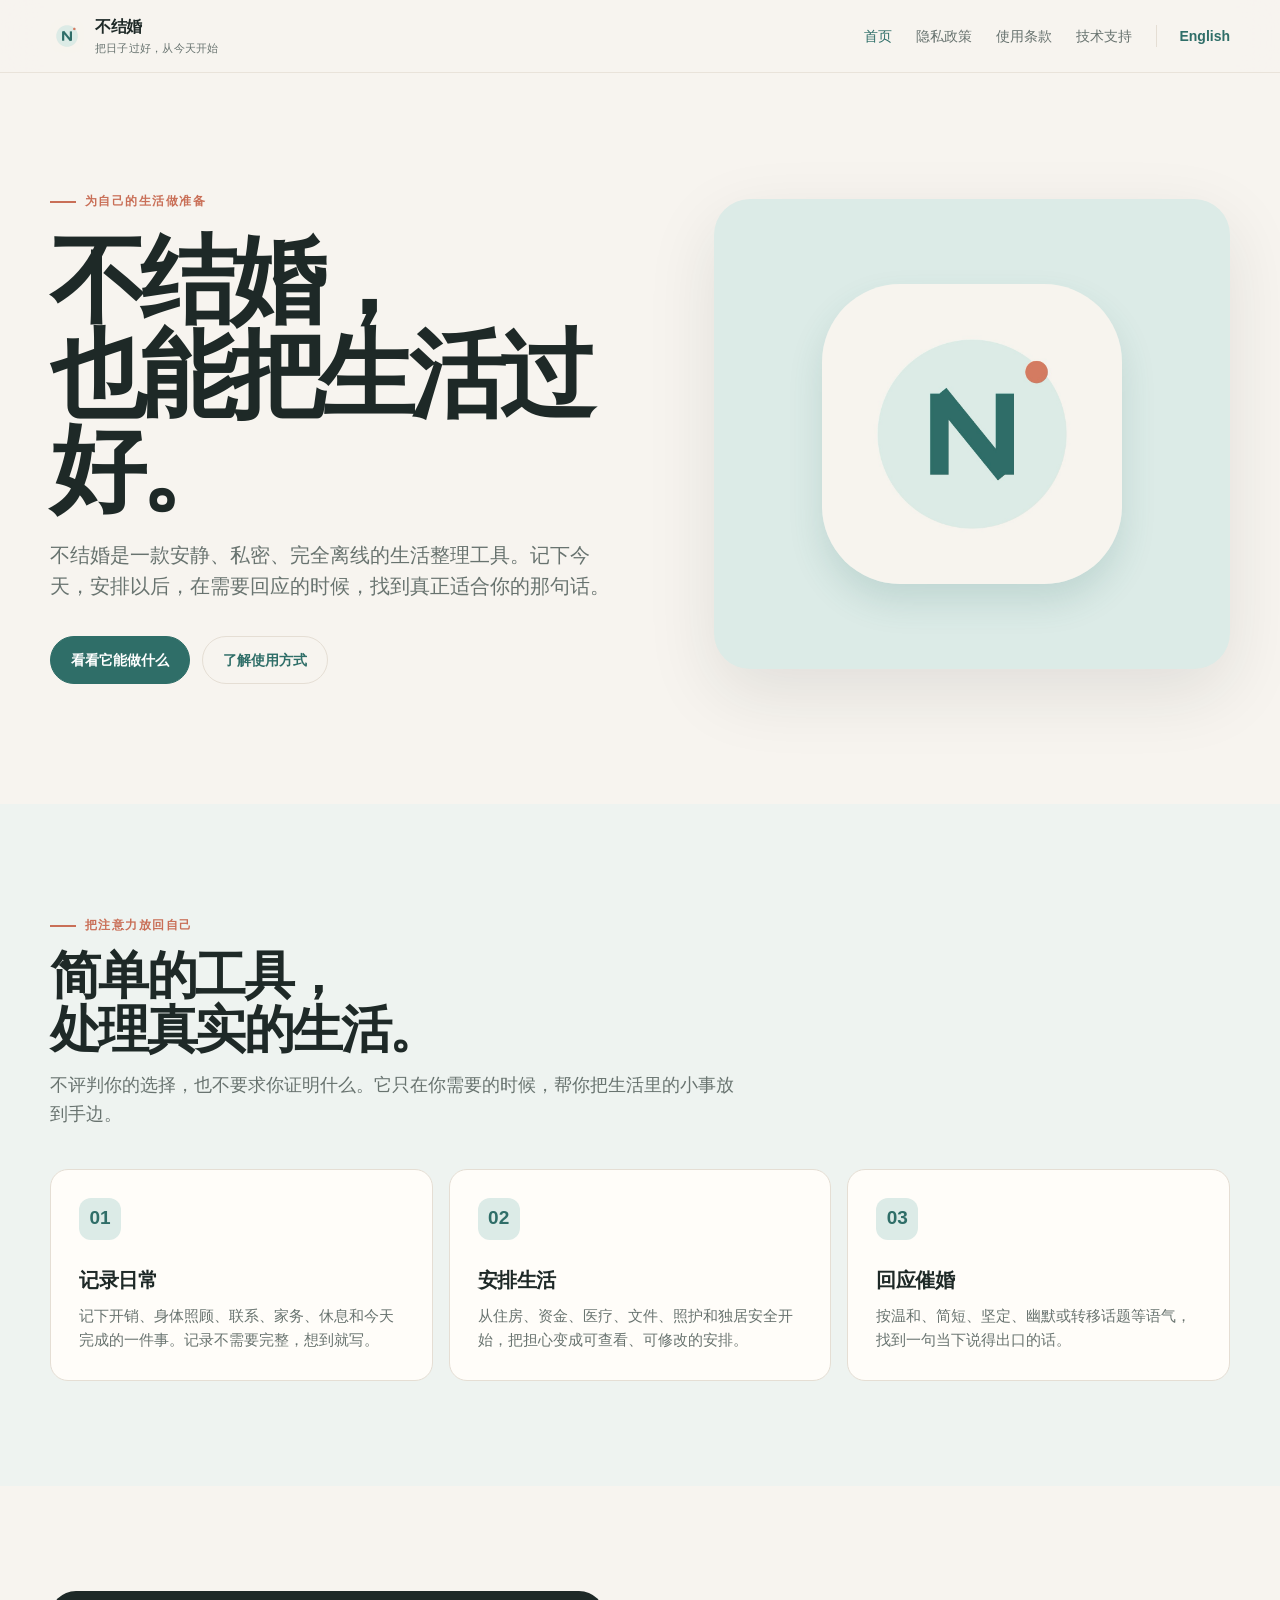
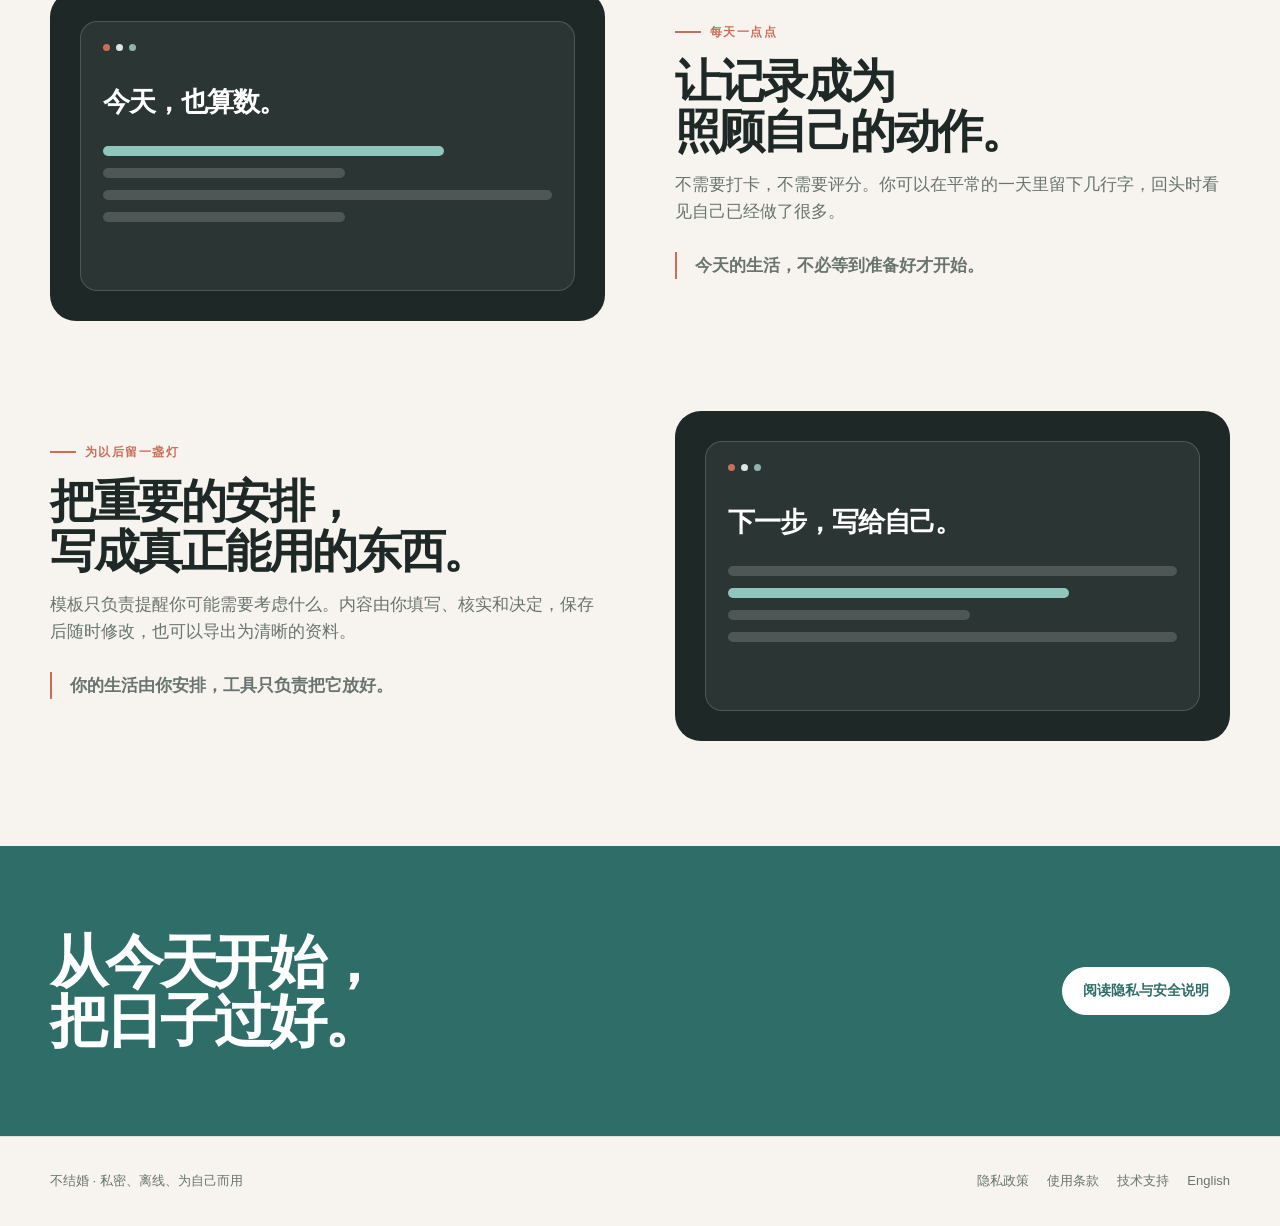
<file: index.html>
<!doctype html>
<html lang="zh-CN">
<head>
  <meta charset="utf-8"><meta name="viewport" content="width=device-width, initial-scale=1">
  <title>不结婚｜把日子过好，从今天开始</title>
  <meta name="description" content="不结婚是一款离线生活整理工具，帮助不婚用户记录日常、准备生活安排，并在被催婚时找到适合自己的回应。">
  <link rel="stylesheet" href="styles.css">
</head>
<body>
  <header class="nav"><div class="shell nav-inner">
    <a class="brand" href="index.html"><img src="assets/logo.png" alt="不结婚 Logo"><span>不结婚<small>把日子过好，从今天开始</small></span></a>
    <nav class="nav-links" aria-label="主导航"><a href="index.html" aria-current="page">首页</a><a href="privacy.html">隐私政策</a><a href="terms.html">使用条款</a><a href="support.html">技术支持</a><a class="language" href="en/index.html">English</a></nav>
  </div></header>
  <main>
    <section class="hero"><div class="shell hero-grid"><div>
      <span class="eyebrow">为自己的生活做准备</span>
      <h1>不结婚，<br>也能把生活过好。</h1>
      <p class="hero-copy">不结婚是一款安静、私密、完全离线的生活整理工具。记下今天，安排以后，在需要回应的时候，找到真正适合你的那句话。</p>
      <div class="hero-actions"><a class="button" href="#features">看看它能做什么</a><a class="button secondary" href="support.html">了解使用方式</a></div>
    </div><div class="hero-mark"><img src="assets/logo.png" alt="不结婚应用 Logo"></div></div></section>
    <section class="section alt" id="features"><div class="shell"><div class="section-head"><span class="eyebrow">把注意力放回自己</span><h2>简单的工具，<br>处理真实的生活。</h2><p>不评判你的选择，也不要求你证明什么。它只在你需要的时候，帮你把生活里的小事放到手边。</p></div>
      <div class="grid-3"><article class="card"><div class="card-icon">01</div><h3>记录日常</h3><p>记下开销、身体照顾、联系、家务、休息和今天完成的一件事。记录不需要完整，想到就写。</p></article><article class="card"><div class="card-icon">02</div><h3>安排生活</h3><p>从住房、资金、医疗、文件、照护和独居安全开始，把担心变成可查看、可修改的安排。</p></article><article class="card"><div class="card-icon">03</div><h3>回应催婚</h3><p>按温和、简短、坚定、幽默或转移话题等语气，找到一句当下说得出口的话。</p></article></div>
    </div></section>
    <section class="section"><div class="shell"><div class="feature-row"><div class="feature-art"><div class="mini-window"><div class="dots"><i></i><i></i><i></i></div><h3>今天，也算数。</h3><div class="line accent"></div><div class="line short"></div><div class="line"></div><div class="line short"></div></div></div><div class="feature-copy"><span class="eyebrow">每天一点点</span><h2>让记录成为<br>照顾自己的动作。</h2><p>不需要打卡，不需要评分。你可以在平常的一天里留下几行字，回头时看见自己已经做了很多。</p><p class="quote">今天的生活，不必等到准备好才开始。</p></div></div>
      <div class="feature-row reverse"><div class="feature-art"><div class="mini-window"><div class="dots"><i></i><i></i><i></i></div><h3>下一步，写给自己。</h3><div class="line"></div><div class="line accent"></div><div class="line short"></div><div class="line"></div></div></div><div class="feature-copy"><span class="eyebrow">为以后留一盏灯</span><h2>把重要的安排，<br>写成真正能用的东西。</h2><p>模板只负责提醒你可能需要考虑什么。内容由你填写、核实和决定，保存后随时修改，也可以导出为清晰的资料。</p><p class="quote">你的生活由你安排，工具只负责把它放好。</p></div></div>
    </div></section>
    <section class="cta"><div class="shell cta-inner"><h2>从今天开始，<br>把日子过好。</h2><a class="button" href="privacy.html">阅读隐私与安全说明</a></div></section>
  </main>
  <footer class="footer"><div class="shell footer-inner"><span>不结婚 · 私密、离线、为自己而用</span><nav class="footer-links"><a href="privacy.html">隐私政策</a><a href="terms.html">使用条款</a><a href="support.html">技术支持</a><a href="en/index.html">English</a></nav></div></footer>
</body></html>
</file>
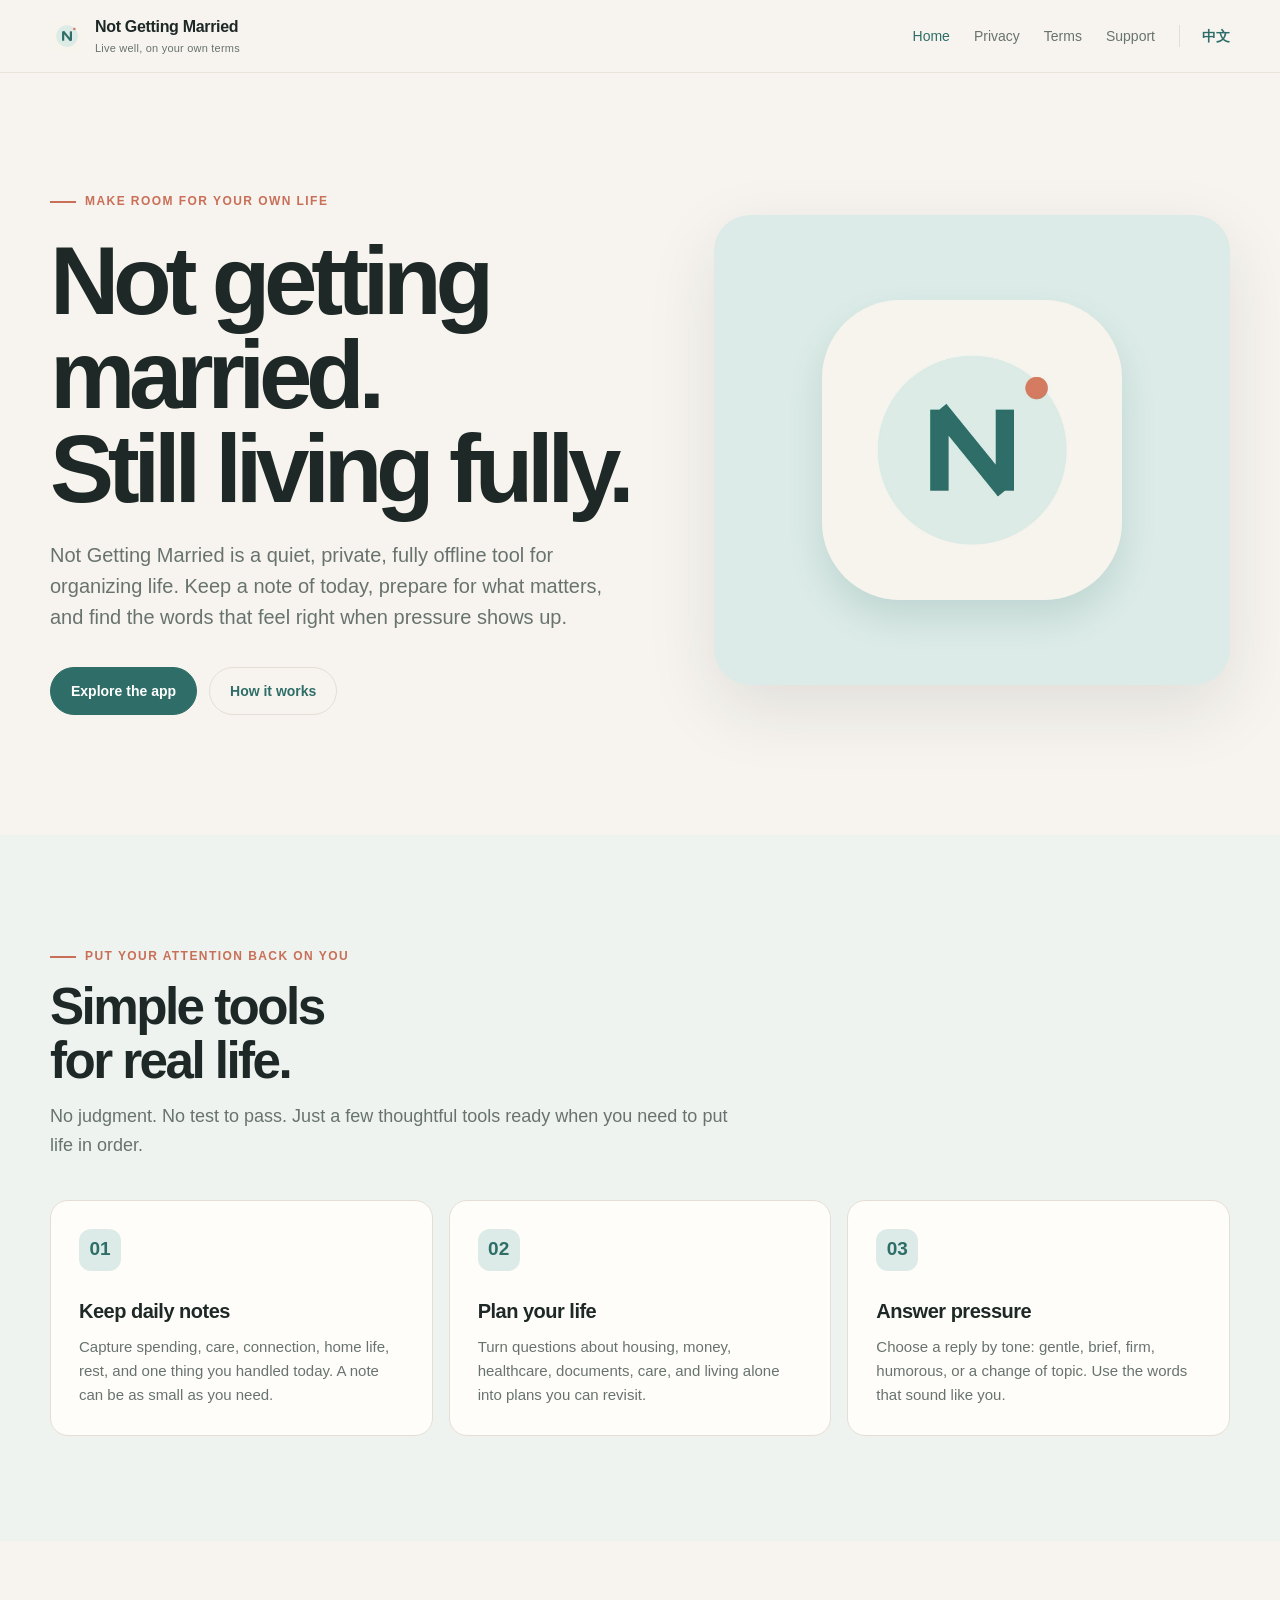
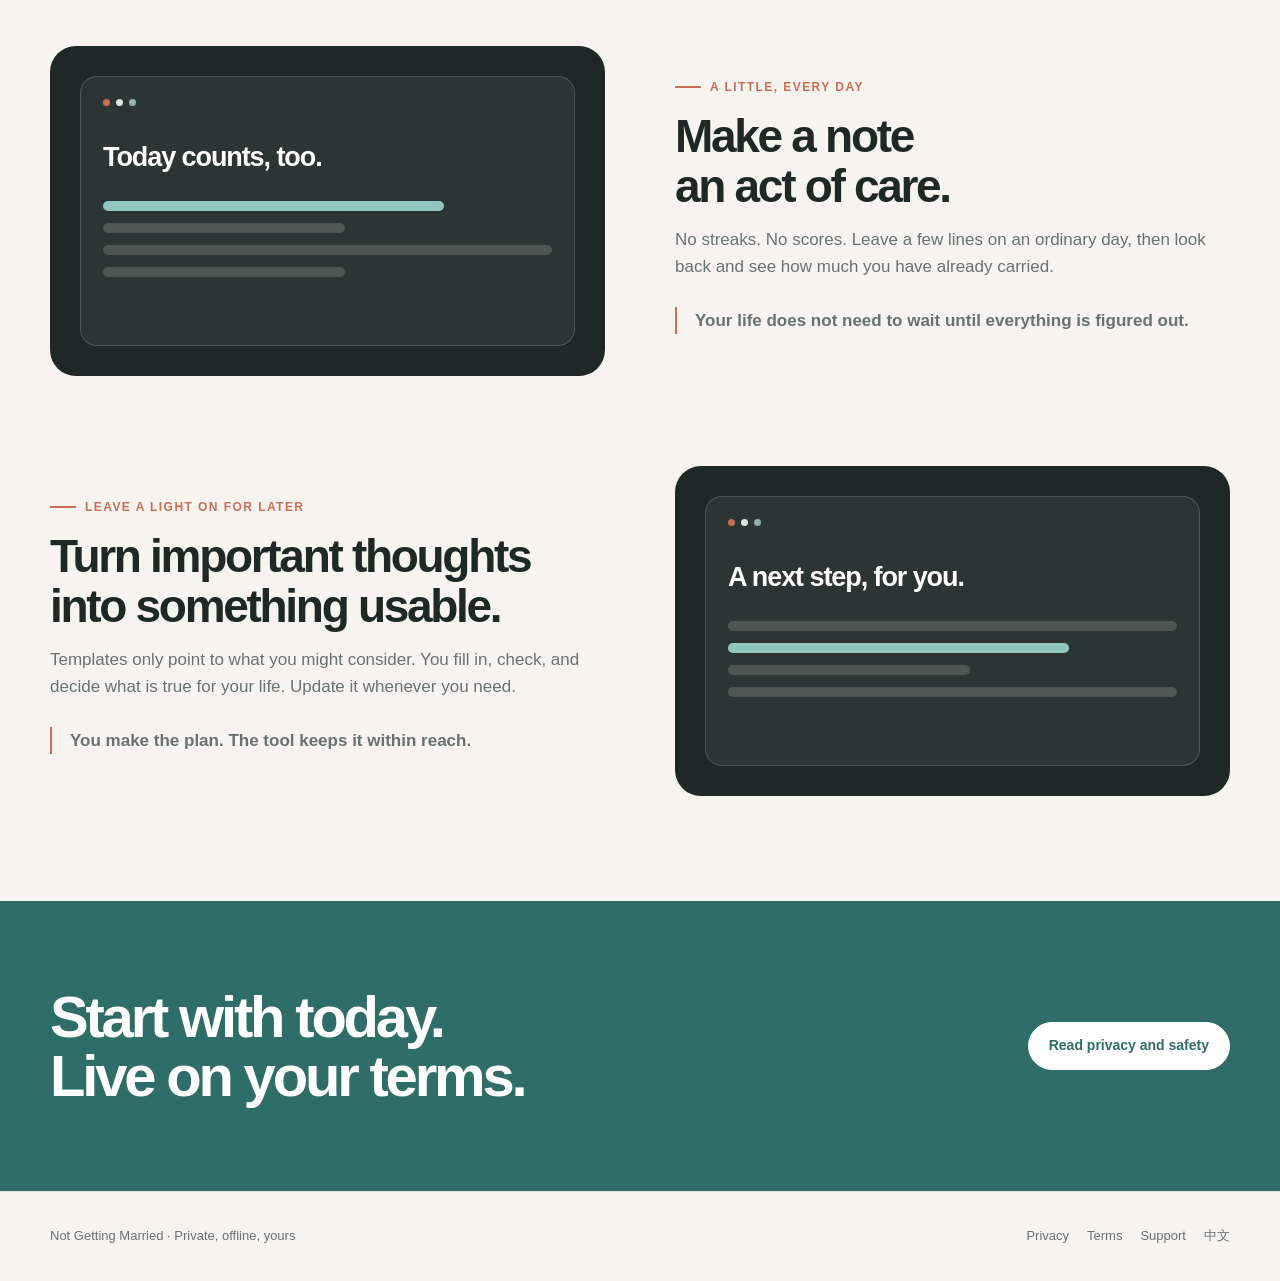
<file: en/index.html>
<!doctype html><html lang="en"><head><meta charset="utf-8"><meta name="viewport" content="width=device-width, initial-scale=1"><title>Not Getting Married | Live well, on your own terms</title><meta name="description" content="Not Getting Married is an offline life-planning tool for people choosing a life on their own terms."><link rel="stylesheet" href="../styles.css"></head><body>
<header class="nav"><div class="shell nav-inner"><a class="brand" href="index.html"><img src="../assets/logo.png" alt="Not Getting Married logo"><span>Not Getting Married<small>Live well, on your own terms</small></span></a><nav class="nav-links" aria-label="Main navigation"><a href="index.html" aria-current="page">Home</a><a href="privacy.html">Privacy</a><a href="terms.html">Terms</a><a href="support.html">Support</a><a class="language" href="../index.html">中文</a></nav></div></header>
<main><section class="hero"><div class="shell hero-grid"><div><span class="eyebrow">Make room for your own life</span><h1>Not getting married.<br>Still living fully.</h1><p class="hero-copy">Not Getting Married is a quiet, private, fully offline tool for organizing life. Keep a note of today, prepare for what matters, and find the words that feel right when pressure shows up.</p><div class="hero-actions"><a class="button" href="#features">Explore the app</a><a class="button secondary" href="support.html">How it works</a></div></div><div class="hero-mark"><img src="../assets/logo.png" alt="Not Getting Married app logo"></div></div></section>
<section class="section alt" id="features"><div class="shell"><div class="section-head"><span class="eyebrow">Put your attention back on you</span><h2>Simple tools<br>for real life.</h2><p>No judgment. No test to pass. Just a few thoughtful tools ready when you need to put life in order.</p></div><div class="grid-3"><article class="card"><div class="card-icon">01</div><h3>Keep daily notes</h3><p>Capture spending, care, connection, home life, rest, and one thing you handled today. A note can be as small as you need.</p></article><article class="card"><div class="card-icon">02</div><h3>Plan your life</h3><p>Turn questions about housing, money, healthcare, documents, care, and living alone into plans you can revisit.</p></article><article class="card"><div class="card-icon">03</div><h3>Answer pressure</h3><p>Choose a reply by tone: gentle, brief, firm, humorous, or a change of topic. Use the words that sound like you.</p></article></div></div></section>
<section class="section"><div class="shell"><div class="feature-row"><div class="feature-art"><div class="mini-window"><div class="dots"><i></i><i></i><i></i></div><h3>Today counts, too.</h3><div class="line accent"></div><div class="line short"></div><div class="line"></div><div class="line short"></div></div></div><div class="feature-copy"><span class="eyebrow">A little, every day</span><h2>Make a note<br>an act of care.</h2><p>No streaks. No scores. Leave a few lines on an ordinary day, then look back and see how much you have already carried.</p><p class="quote">Your life does not need to wait until everything is figured out.</p></div></div><div class="feature-row reverse"><div class="feature-art"><div class="mini-window"><div class="dots"><i></i><i></i><i></i></div><h3>A next step, for you.</h3><div class="line"></div><div class="line accent"></div><div class="line short"></div><div class="line"></div></div></div><div class="feature-copy"><span class="eyebrow">Leave a light on for later</span><h2>Turn important thoughts<br>into something usable.</h2><p>Templates only point to what you might consider. You fill in, check, and decide what is true for your life. Update it whenever you need.</p><p class="quote">You make the plan. The tool keeps it within reach.</p></div></div></div></section>
<section class="cta"><div class="shell cta-inner"><h2>Start with today.<br>Live on your terms.</h2><a class="button" href="privacy.html">Read privacy and safety</a></div></section></main>
<footer class="footer"><div class="shell footer-inner"><span>Not Getting Married · Private, offline, yours</span><nav class="footer-links"><a href="privacy.html">Privacy</a><a href="terms.html">Terms</a><a href="support.html">Support</a><a href="../index.html">中文</a></nav></div></footer></body></html>
</file>
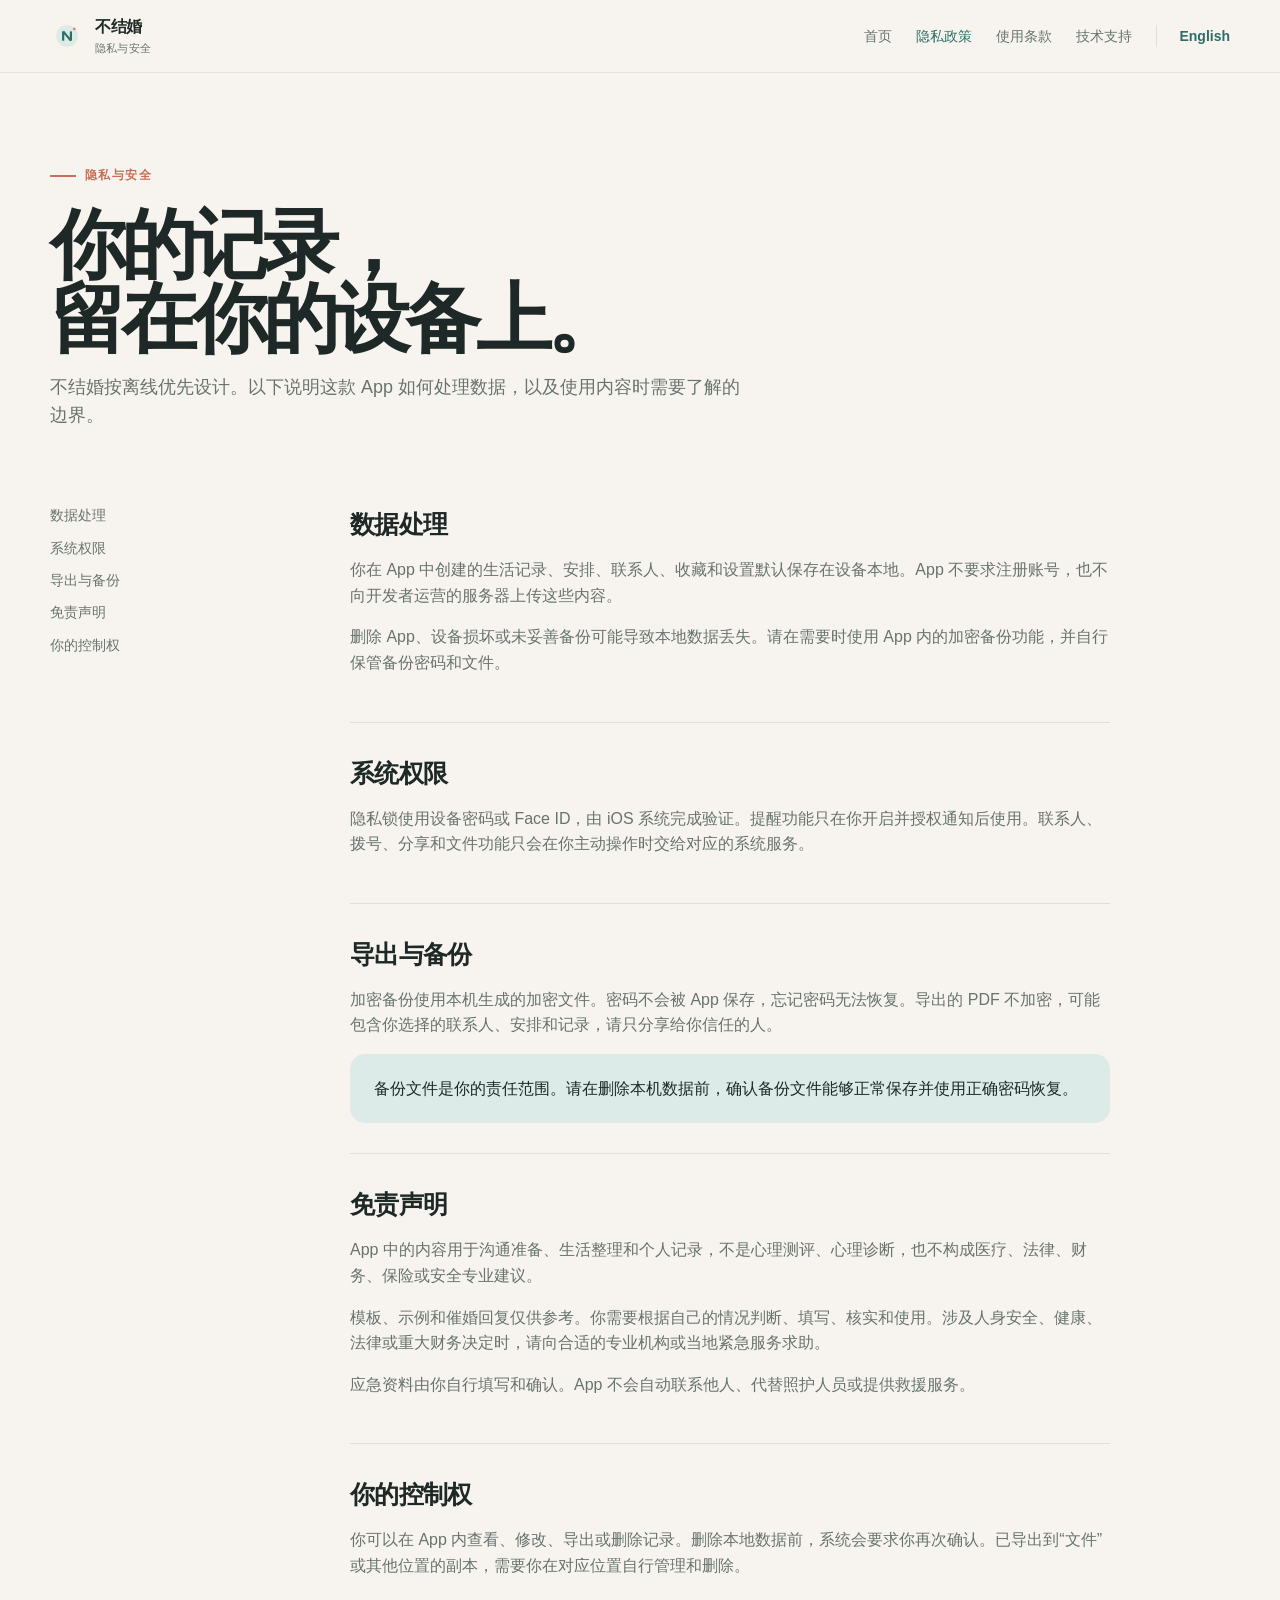
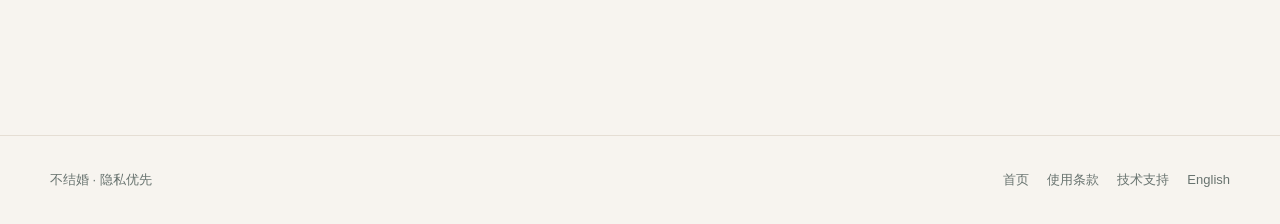
<file: privacy.html>
<!doctype html><html lang="zh-CN"><head><meta charset="utf-8"><meta name="viewport" content="width=device-width, initial-scale=1"><title>隐私政策与免责声明｜不结婚</title><meta name="description" content="不结婚的隐私政策、数据处理方式与免责声明。"><link rel="stylesheet" href="styles.css"></head><body>
<header class="nav"><div class="shell nav-inner"><a class="brand" href="index.html"><img src="assets/logo.png" alt="不结婚 Logo"><span>不结婚<small>隐私与安全</small></span></a><nav class="nav-links" aria-label="主导航"><a href="index.html">首页</a><a href="privacy.html" aria-current="page">隐私政策</a><a href="terms.html">使用条款</a><a href="support.html">技术支持</a><a class="language" href="en/privacy.html">English</a></nav></div></header>
<main><section class="legal-hero"><div class="shell"><span class="eyebrow">隐私与安全</span><h1>你的记录，<br>留在你的设备上。</h1><p>不结婚按离线优先设计。以下说明这款 App 如何处理数据，以及使用内容时需要了解的边界。</p></div></section>
<section class="shell legal-layout"><nav class="toc"><a href="#data">数据处理</a><a href="#permissions">系统权限</a><a href="#backup">导出与备份</a><a href="#disclaimer">免责声明</a><a href="#control">你的控制权</a></nav><article class="legal-content">
<section id="data"><h2>数据处理</h2><p>你在 App 中创建的生活记录、安排、联系人、收藏和设置默认保存在设备本地。App 不要求注册账号，也不向开发者运营的服务器上传这些内容。</p><p>删除 App、设备损坏或未妥善备份可能导致本地数据丢失。请在需要时使用 App 内的加密备份功能，并自行保管备份密码和文件。</p></section>
<section id="permissions"><h2>系统权限</h2><p>隐私锁使用设备密码或 Face ID，由 iOS 系统完成验证。提醒功能只在你开启并授权通知后使用。联系人、拨号、分享和文件功能只会在你主动操作时交给对应的系统服务。</p></section>
<section id="backup"><h2>导出与备份</h2><p>加密备份使用本机生成的加密文件。密码不会被 App 保存，忘记密码无法恢复。导出的 PDF 不加密，可能包含你选择的联系人、安排和记录，请只分享给你信任的人。</p><div class="notice">备份文件是你的责任范围。请在删除本机数据前，确认备份文件能够正常保存并使用正确密码恢复。</div></section>
<section id="disclaimer"><h2>免责声明</h2><p>App 中的内容用于沟通准备、生活整理和个人记录，不是心理测评、心理诊断，也不构成医疗、法律、财务、保险或安全专业建议。</p><p>模板、示例和催婚回复仅供参考。你需要根据自己的情况判断、填写、核实和使用。涉及人身安全、健康、法律或重大财务决定时，请向合适的专业机构或当地紧急服务求助。</p><p>应急资料由你自行填写和确认。App 不会自动联系他人、代替照护人员或提供救援服务。</p></section>
<section id="control"><h2>你的控制权</h2><p>你可以在 App 内查看、修改、导出或删除记录。删除本地数据前，系统会要求你再次确认。已导出到“文件”或其他位置的副本，需要你在对应位置自行管理和删除。</p></section>
</article></section></main>
<footer class="footer"><div class="shell footer-inner"><span>不结婚 · 隐私优先</span><nav class="footer-links"><a href="index.html">首页</a><a href="terms.html">使用条款</a><a href="support.html">技术支持</a><a href="en/privacy.html">English</a></nav></div></footer></body></html>
</file>
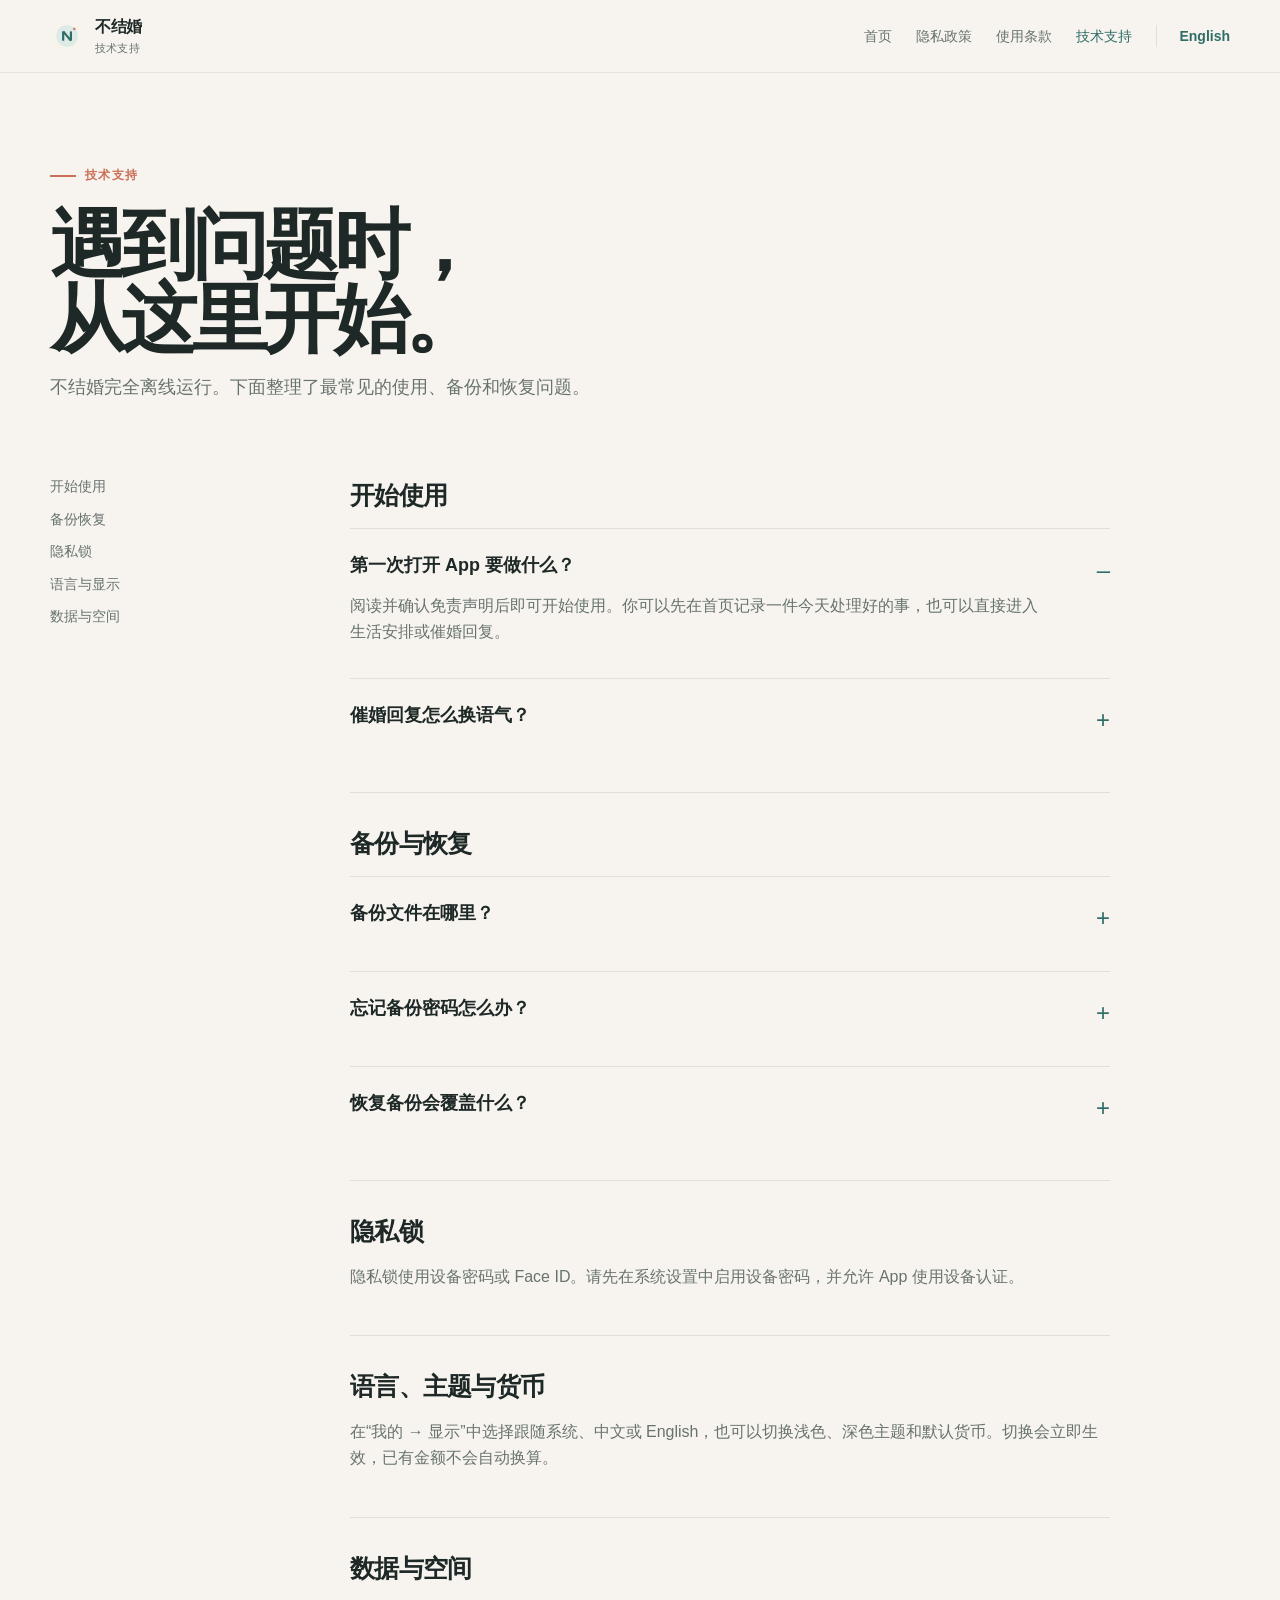
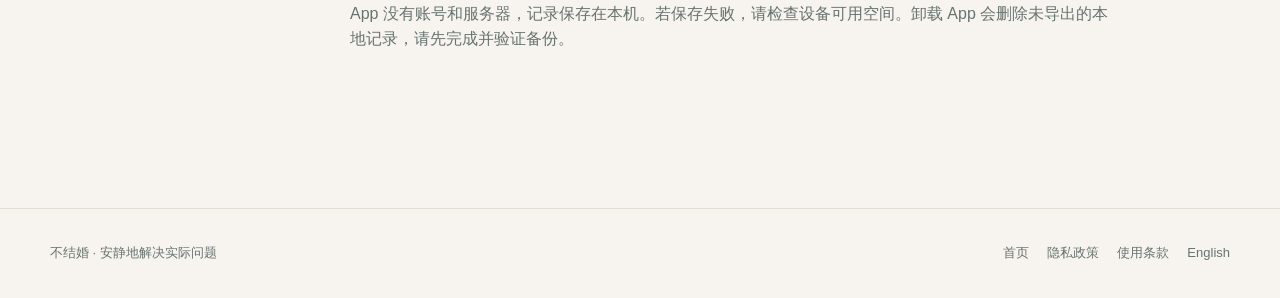
<file: support.html>
<!doctype html><html lang="zh-CN"><head><meta charset="utf-8"><meta name="viewport" content="width=device-width, initial-scale=1"><title>技术支持｜不结婚</title><meta name="description" content="不结婚 App 使用帮助、备份恢复和常见问题。"><link rel="stylesheet" href="styles.css"></head><body>
<header class="nav"><div class="shell nav-inner"><a class="brand" href="index.html"><img src="assets/logo.png" alt="不结婚 Logo"><span>不结婚<small>技术支持</small></span></a><nav class="nav-links" aria-label="主导航"><a href="index.html">首页</a><a href="privacy.html">隐私政策</a><a href="terms.html">使用条款</a><a href="support.html" aria-current="page">技术支持</a><a class="language" href="en/support.html">English</a></nav></div></header>
<main><section class="legal-hero"><div class="shell"><span class="eyebrow">技术支持</span><h1>遇到问题时，<br>从这里开始。</h1><p>不结婚完全离线运行。下面整理了最常见的使用、备份和恢复问题。</p></div></section><section class="shell legal-layout"><nav class="toc"><a href="#start">开始使用</a><a href="#backup">备份恢复</a><a href="#privacy">隐私锁</a><a href="#language">语言与显示</a><a href="#storage">数据与空间</a></nav><article class="legal-content"><section id="start"><h2>开始使用</h2><div class="faq"><details open><summary>第一次打开 App 要做什么？</summary><p>阅读并确认免责声明后即可开始使用。你可以先在首页记录一件今天处理好的事，也可以直接进入生活安排或催婚回复。</p></details><details><summary>催婚回复怎么换语气？</summary><p>进入底部“催婚”，打开语气菜单，选择随机、温和、简短、坚定、幽默或转移话题，再点击“换一条”。</p></details></div></section><section id="backup"><h2>备份与恢复</h2><div class="faq"><details><summary>备份文件在哪里？</summary><p>进入“我的 → 加密备份、恢复与 PDF”。成功导出的加密备份会保存在 App 的本机备份列表，也可以通过系统分享保存到“文件”等位置。</p></details><details><summary>忘记备份密码怎么办？</summary><p>加密备份没有找回密码的入口。请在导出后自行保存密码，并在删除本机数据前验证备份可以恢复。</p></details><details><summary>恢复备份会覆盖什么？</summary><p>恢复会替换本机的生活安排、联系人、收藏、设置和已有记录。验证密码和文件成功前，现有记录不会改变。</p></details></div></section><section id="privacy"><h2>隐私锁</h2><p>隐私锁使用设备密码或 Face ID。请先在系统设置中启用设备密码，并允许 App 使用设备认证。</p></section><section id="language"><h2>语言、主题与货币</h2><p>在“我的 → 显示”中选择跟随系统、中文或 English，也可以切换浅色、深色主题和默认货币。切换会立即生效，已有金额不会自动换算。</p></section><section id="storage"><h2>数据与空间</h2><p>App 没有账号和服务器，记录保存在本机。若保存失败，请检查设备可用空间。卸载 App 会删除未导出的本地记录，请先完成并验证备份。</p></section></article></section></main><footer class="footer"><div class="shell footer-inner"><span>不结婚 · 安静地解决实际问题</span><nav class="footer-links"><a href="index.html">首页</a><a href="privacy.html">隐私政策</a><a href="terms.html">使用条款</a><a href="en/support.html">English</a></nav></div></footer></body></html>
</file>
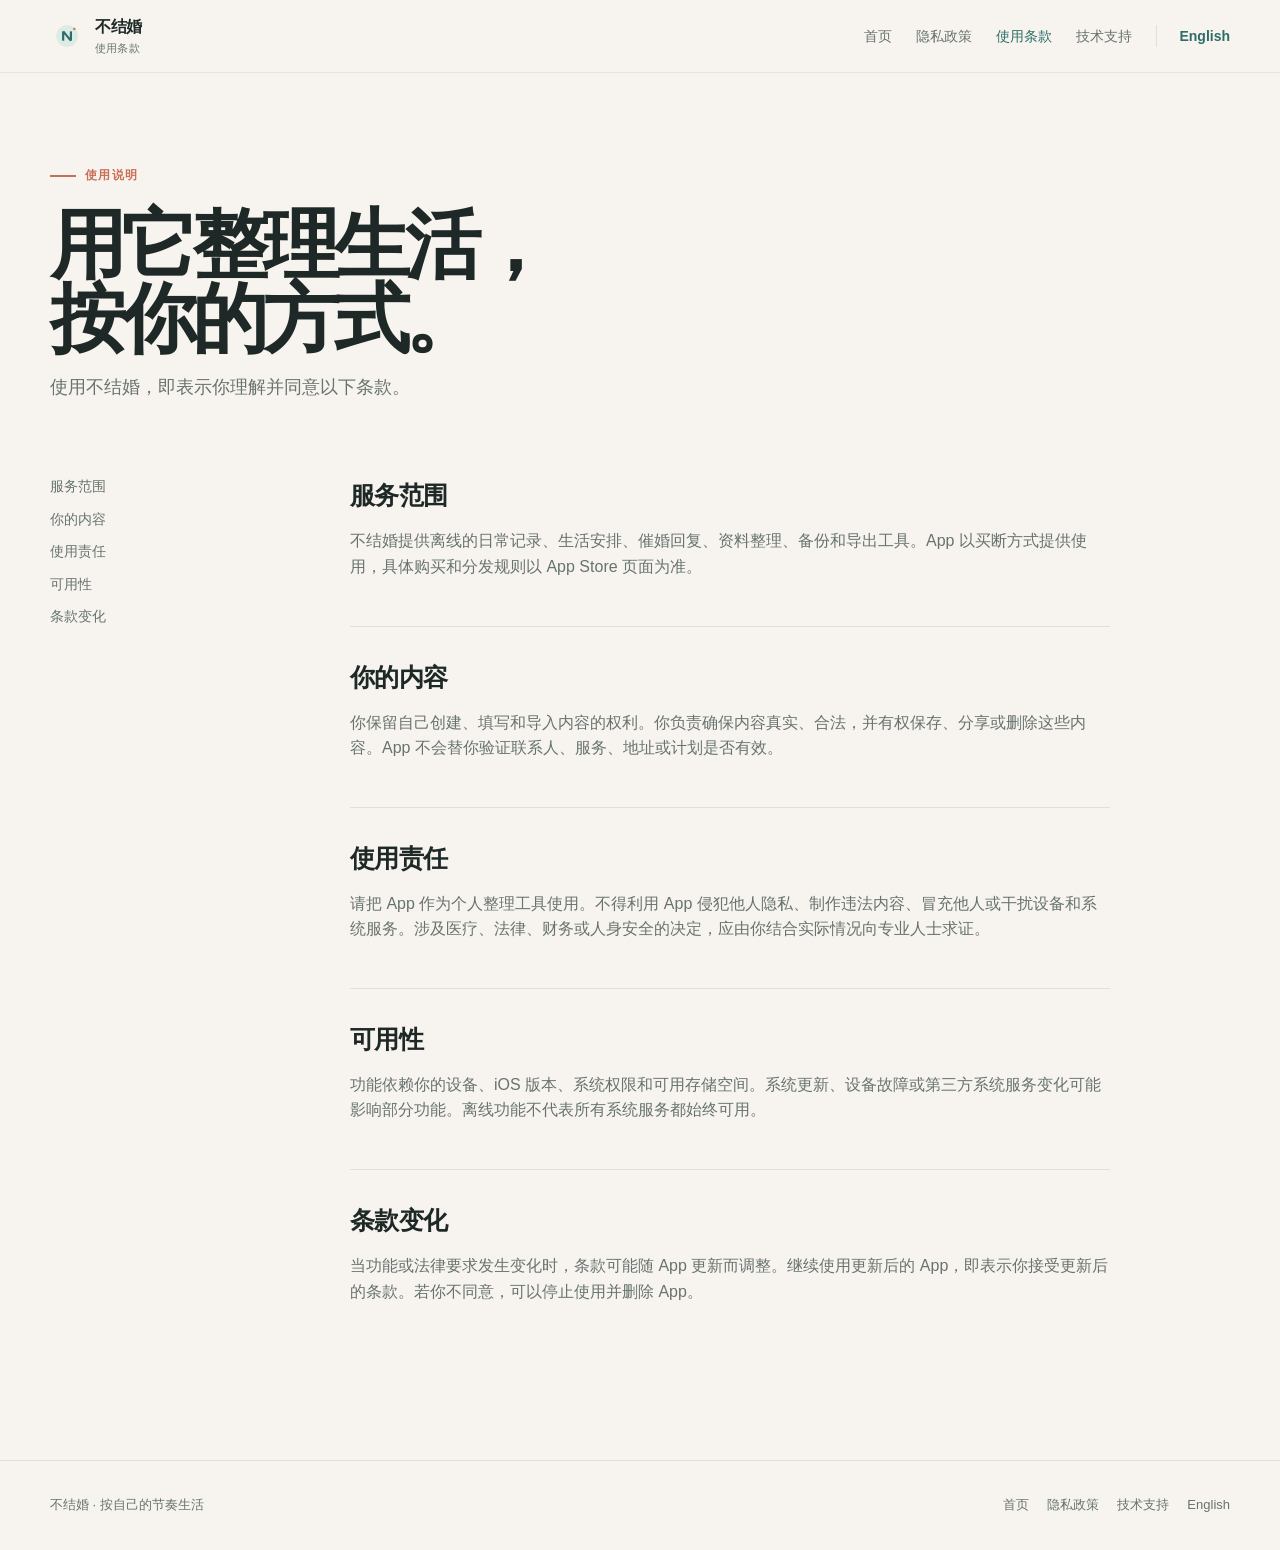
<file: terms.html>
<!doctype html><html lang="zh-CN"><head><meta charset="utf-8"><meta name="viewport" content="width=device-width, initial-scale=1"><title>使用条款｜不结婚</title><meta name="description" content="不结婚 App 使用条款。"><link rel="stylesheet" href="styles.css"></head><body>
<header class="nav"><div class="shell nav-inner"><a class="brand" href="index.html"><img src="assets/logo.png" alt="不结婚 Logo"><span>不结婚<small>使用条款</small></span></a><nav class="nav-links" aria-label="主导航"><a href="index.html">首页</a><a href="privacy.html">隐私政策</a><a href="terms.html" aria-current="page">使用条款</a><a href="support.html">技术支持</a><a class="language" href="en/terms.html">English</a></nav></div></header>
<main><section class="legal-hero"><div class="shell"><span class="eyebrow">使用说明</span><h1>用它整理生活，<br>按你的方式。</h1><p>使用不结婚，即表示你理解并同意以下条款。</p></div></section><section class="shell legal-layout"><nav class="toc"><a href="#service">服务范围</a><a href="#content">你的内容</a><a href="#responsibility">使用责任</a><a href="#availability">可用性</a><a href="#changes">条款变化</a></nav><article class="legal-content">
<section id="service"><h2>服务范围</h2><p>不结婚提供离线的日常记录、生活安排、催婚回复、资料整理、备份和导出工具。App 以买断方式提供使用，具体购买和分发规则以 App Store 页面为准。</p></section>
<section id="content"><h2>你的内容</h2><p>你保留自己创建、填写和导入内容的权利。你负责确保内容真实、合法，并有权保存、分享或删除这些内容。App 不会替你验证联系人、服务、地址或计划是否有效。</p></section>
<section id="responsibility"><h2>使用责任</h2><p>请把 App 作为个人整理工具使用。不得利用 App 侵犯他人隐私、制作违法内容、冒充他人或干扰设备和系统服务。涉及医疗、法律、财务或人身安全的决定，应由你结合实际情况向专业人士求证。</p></section>
<section id="availability"><h2>可用性</h2><p>功能依赖你的设备、iOS 版本、系统权限和可用存储空间。系统更新、设备故障或第三方系统服务变化可能影响部分功能。离线功能不代表所有系统服务都始终可用。</p></section>
<section id="changes"><h2>条款变化</h2><p>当功能或法律要求发生变化时，条款可能随 App 更新而调整。继续使用更新后的 App，即表示你接受更新后的条款。若你不同意，可以停止使用并删除 App。</p></section>
</article></section></main><footer class="footer"><div class="shell footer-inner"><span>不结婚 · 按自己的节奏生活</span><nav class="footer-links"><a href="index.html">首页</a><a href="privacy.html">隐私政策</a><a href="support.html">技术支持</a><a href="en/terms.html">English</a></nav></div></footer></body></html>
</file>
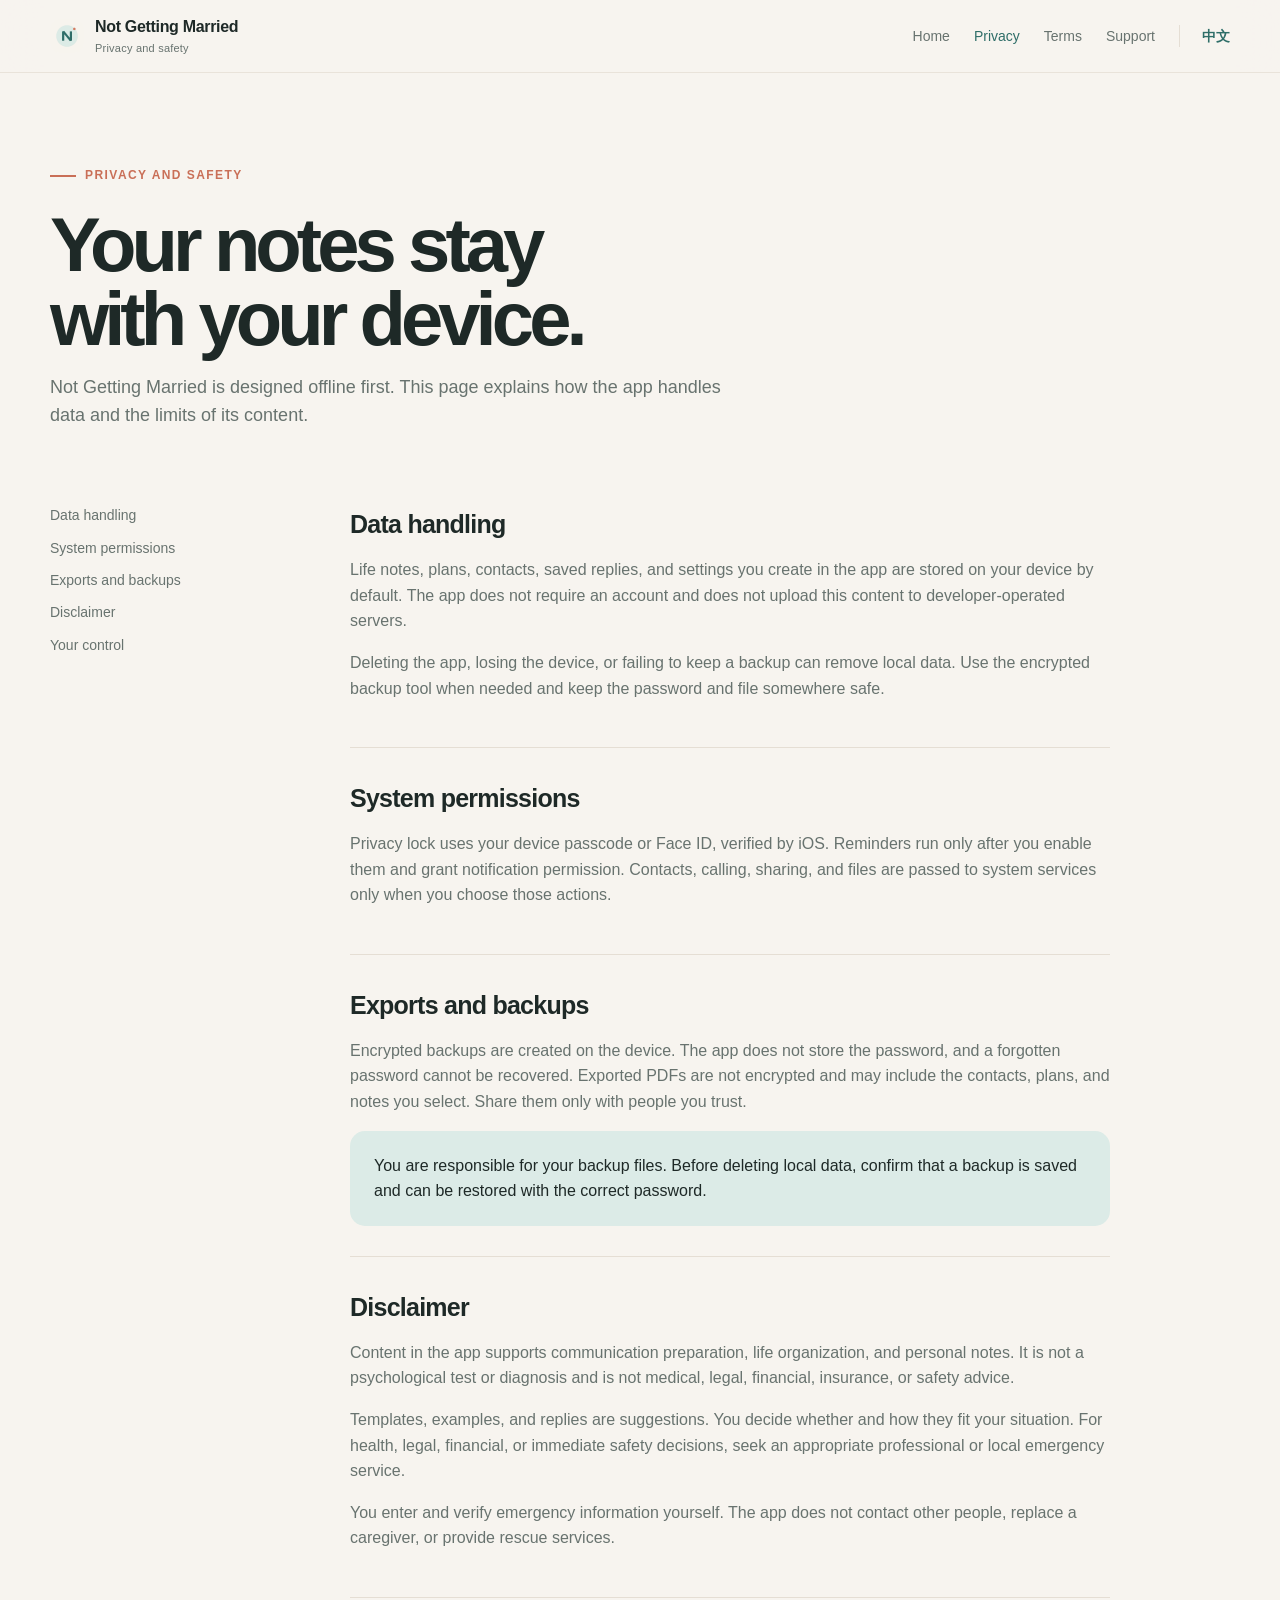
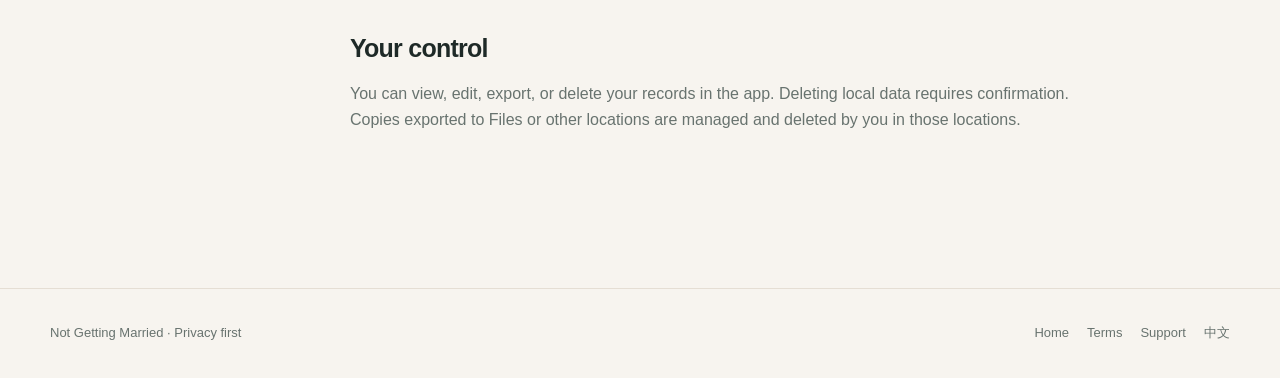
<file: en/privacy.html>
<!doctype html><html lang="en"><head><meta charset="utf-8"><meta name="viewport" content="width=device-width, initial-scale=1"><title>Privacy Policy and Disclaimer | Not Getting Married</title><meta name="description" content="Privacy policy, data handling, and disclaimer for Not Getting Married."><link rel="stylesheet" href="../styles.css"></head><body>
<header class="nav"><div class="shell nav-inner"><a class="brand" href="index.html"><img src="../assets/logo.png" alt="Not Getting Married logo"><span>Not Getting Married<small>Privacy and safety</small></span></a><nav class="nav-links" aria-label="Main navigation"><a href="index.html">Home</a><a href="privacy.html" aria-current="page">Privacy</a><a href="terms.html">Terms</a><a href="support.html">Support</a><a class="language" href="../privacy.html">中文</a></nav></div></header>
<main><section class="legal-hero"><div class="shell"><span class="eyebrow">Privacy and safety</span><h1>Your notes stay<br>with your device.</h1><p>Not Getting Married is designed offline first. This page explains how the app handles data and the limits of its content.</p></div></section><section class="shell legal-layout"><nav class="toc"><a href="#data">Data handling</a><a href="#permissions">System permissions</a><a href="#backup">Exports and backups</a><a href="#disclaimer">Disclaimer</a><a href="#control">Your control</a></nav><article class="legal-content"><section id="data"><h2>Data handling</h2><p>Life notes, plans, contacts, saved replies, and settings you create in the app are stored on your device by default. The app does not require an account and does not upload this content to developer-operated servers.</p><p>Deleting the app, losing the device, or failing to keep a backup can remove local data. Use the encrypted backup tool when needed and keep the password and file somewhere safe.</p></section><section id="permissions"><h2>System permissions</h2><p>Privacy lock uses your device passcode or Face ID, verified by iOS. Reminders run only after you enable them and grant notification permission. Contacts, calling, sharing, and files are passed to system services only when you choose those actions.</p></section><section id="backup"><h2>Exports and backups</h2><p>Encrypted backups are created on the device. The app does not store the password, and a forgotten password cannot be recovered. Exported PDFs are not encrypted and may include the contacts, plans, and notes you select. Share them only with people you trust.</p><div class="notice">You are responsible for your backup files. Before deleting local data, confirm that a backup is saved and can be restored with the correct password.</div></section><section id="disclaimer"><h2>Disclaimer</h2><p>Content in the app supports communication preparation, life organization, and personal notes. It is not a psychological test or diagnosis and is not medical, legal, financial, insurance, or safety advice.</p><p>Templates, examples, and replies are suggestions. You decide whether and how they fit your situation. For health, legal, financial, or immediate safety decisions, seek an appropriate professional or local emergency service.</p><p>You enter and verify emergency information yourself. The app does not contact other people, replace a caregiver, or provide rescue services.</p></section><section id="control"><h2>Your control</h2><p>You can view, edit, export, or delete your records in the app. Deleting local data requires confirmation. Copies exported to Files or other locations are managed and deleted by you in those locations.</p></section></article></section></main><footer class="footer"><div class="shell footer-inner"><span>Not Getting Married · Privacy first</span><nav class="footer-links"><a href="index.html">Home</a><a href="terms.html">Terms</a><a href="support.html">Support</a><a href="../privacy.html">中文</a></nav></div></footer></body></html>
</file>
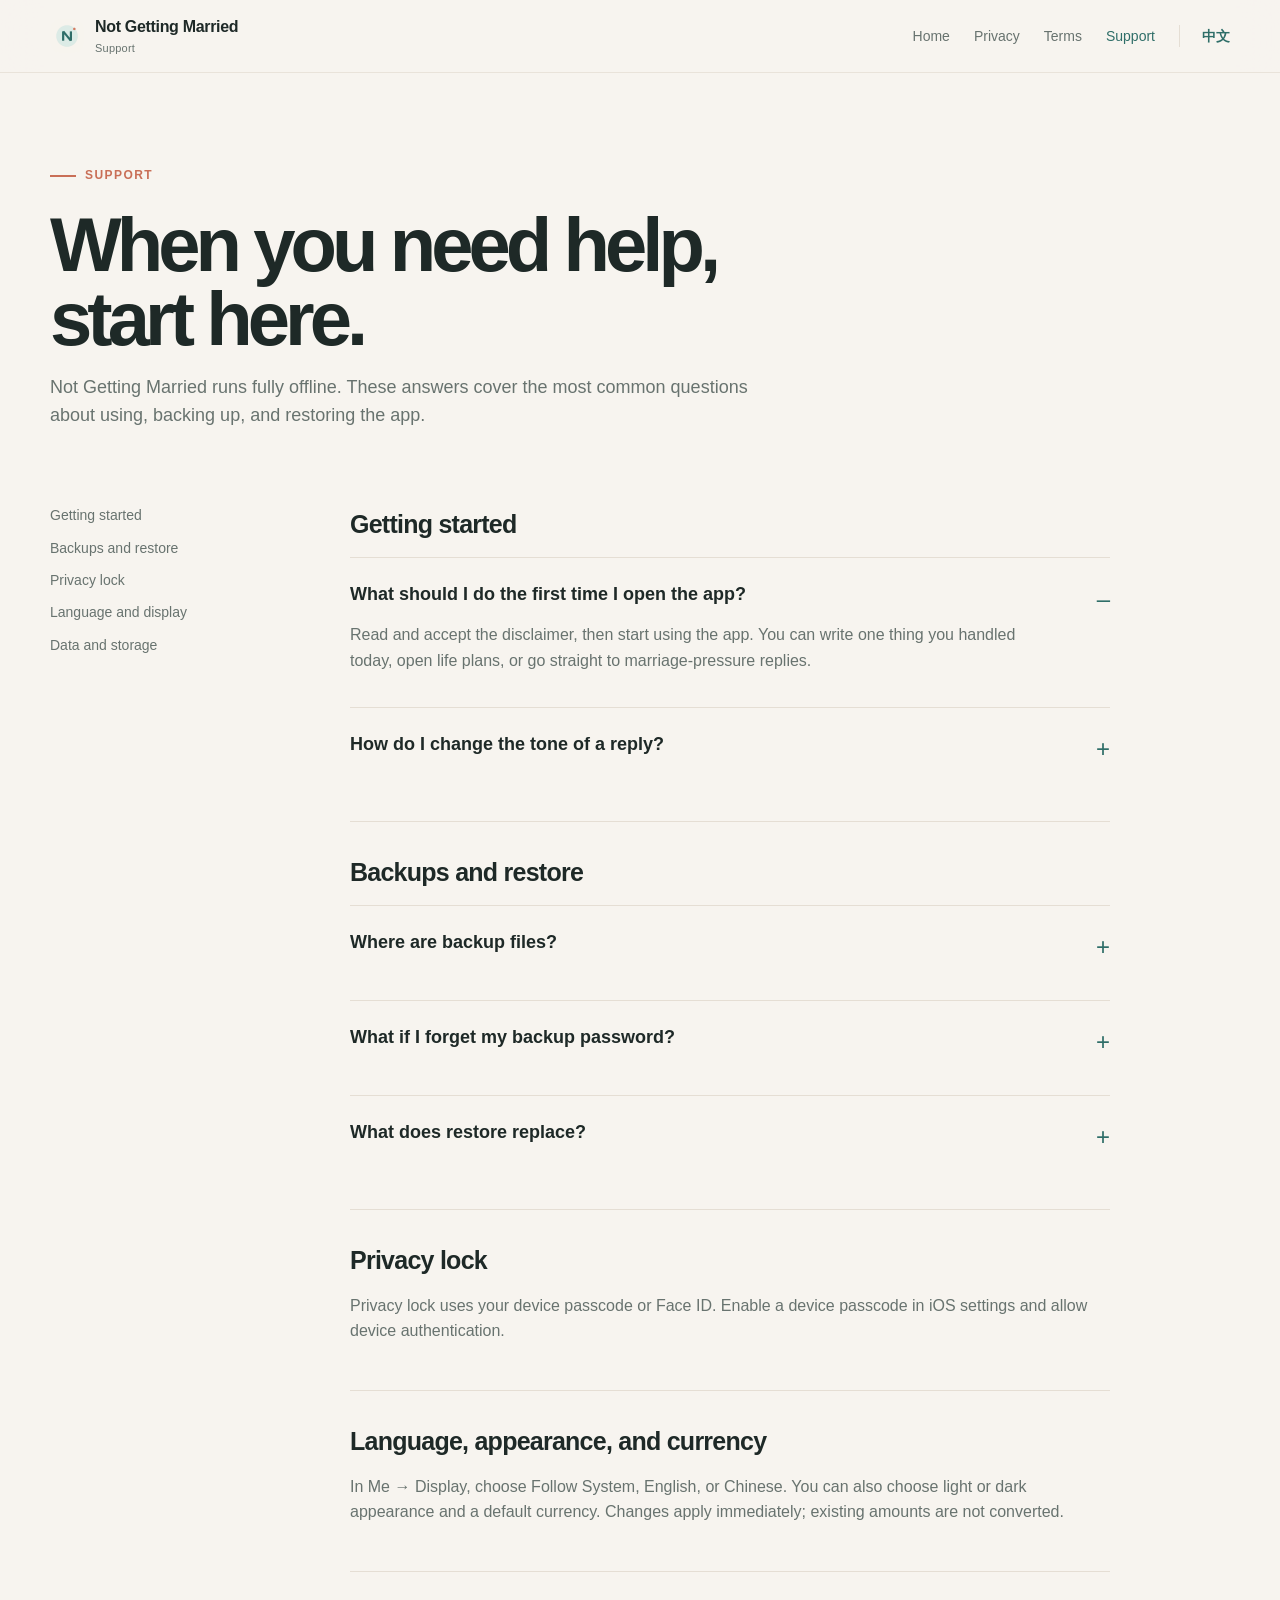
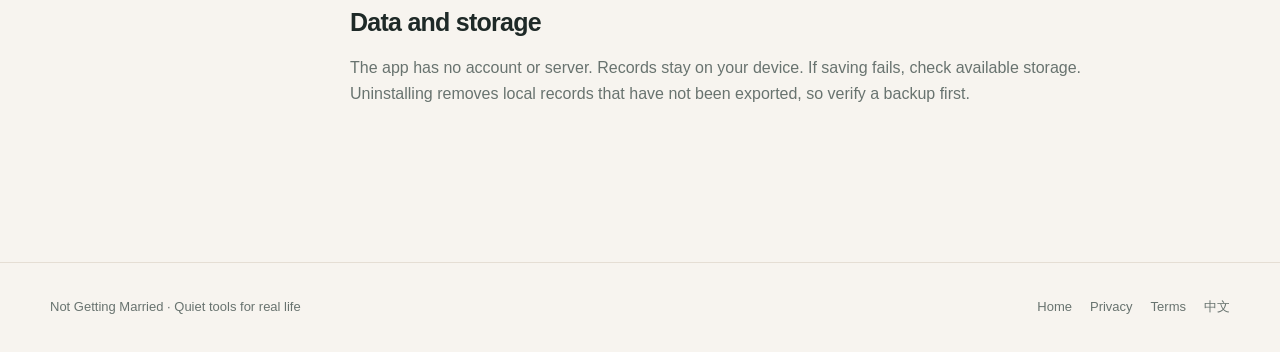
<file: en/support.html>
<!doctype html><html lang="en"><head><meta charset="utf-8"><meta name="viewport" content="width=device-width, initial-scale=1"><title>Support | Not Getting Married</title><meta name="description" content="Help for using, backing up, and restoring Not Getting Married."><link rel="stylesheet" href="../styles.css"></head><body>
<header class="nav"><div class="shell nav-inner"><a class="brand" href="index.html"><img src="../assets/logo.png" alt="Not Getting Married logo"><span>Not Getting Married<small>Support</small></span></a><nav class="nav-links" aria-label="Main navigation"><a href="index.html">Home</a><a href="privacy.html">Privacy</a><a href="terms.html">Terms</a><a href="support.html" aria-current="page">Support</a><a class="language" href="../support.html">中文</a></nav></div></header>
<main><section class="legal-hero"><div class="shell"><span class="eyebrow">Support</span><h1>When you need help,<br>start here.</h1><p>Not Getting Married runs fully offline. These answers cover the most common questions about using, backing up, and restoring the app.</p></div></section><section class="shell legal-layout"><nav class="toc"><a href="#start">Getting started</a><a href="#backup">Backups and restore</a><a href="#privacy">Privacy lock</a><a href="#language">Language and display</a><a href="#storage">Data and storage</a></nav><article class="legal-content"><section id="start"><h2>Getting started</h2><div class="faq"><details open><summary>What should I do the first time I open the app?</summary><p>Read and accept the disclaimer, then start using the app. You can write one thing you handled today, open life plans, or go straight to marriage-pressure replies.</p></details><details><summary>How do I change the tone of a reply?</summary><p>Open Replies from the bottom tab, choose Random, Gentle, Brief, Firm, Humorous, or Change topic, then tap Another reply.</p></details></div></section><section id="backup"><h2>Backups and restore</h2><div class="faq"><details><summary>Where are backup files?</summary><p>Open Me → Backup, restore, and PDF. Encrypted backups are listed in the app’s local backup area and can also be shared to Files or another location.</p></details><details><summary>What if I forget my backup password?</summary><p>There is no password recovery for encrypted backups. Keep the password safe and verify a backup before deleting local data.</p></details><details><summary>What does restore replace?</summary><p>Restore replaces local plans, contacts, saved replies, settings, and existing records. Current data is not changed until the file and password pass validation.</p></details></div></section><section id="privacy"><h2>Privacy lock</h2><p>Privacy lock uses your device passcode or Face ID. Enable a device passcode in iOS settings and allow device authentication.</p></section><section id="language"><h2>Language, appearance, and currency</h2><p>In Me → Display, choose Follow System, English, or Chinese. You can also choose light or dark appearance and a default currency. Changes apply immediately; existing amounts are not converted.</p></section><section id="storage"><h2>Data and storage</h2><p>The app has no account or server. Records stay on your device. If saving fails, check available storage. Uninstalling removes local records that have not been exported, so verify a backup first.</p></section></article></section></main><footer class="footer"><div class="shell footer-inner"><span>Not Getting Married · Quiet tools for real life</span><nav class="footer-links"><a href="index.html">Home</a><a href="privacy.html">Privacy</a><a href="terms.html">Terms</a><a href="../support.html">中文</a></nav></div></footer></body></html>
</file>
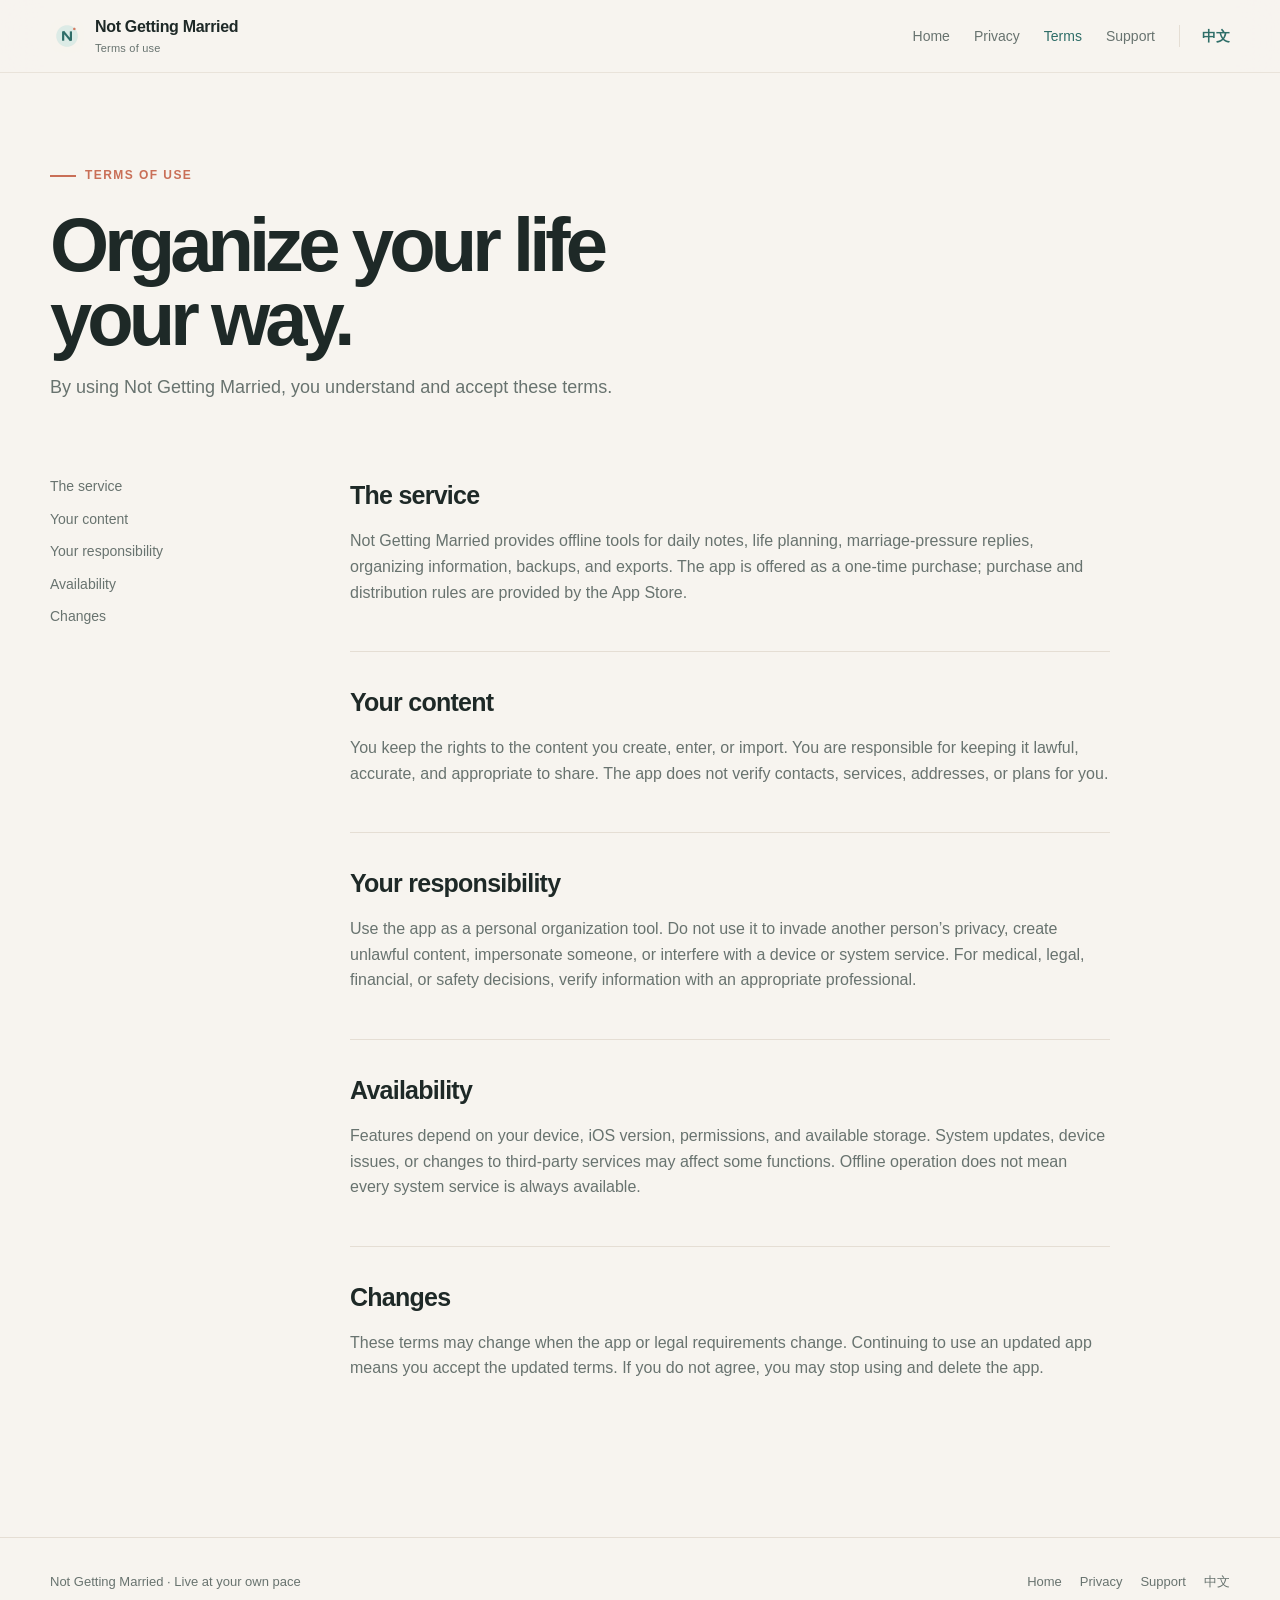
<file: en/terms.html>
<!doctype html><html lang="en"><head><meta charset="utf-8"><meta name="viewport" content="width=device-width, initial-scale=1"><title>Terms of Use | Not Getting Married</title><meta name="description" content="Terms of use for Not Getting Married."><link rel="stylesheet" href="../styles.css"></head><body>
<header class="nav"><div class="shell nav-inner"><a class="brand" href="index.html"><img src="../assets/logo.png" alt="Not Getting Married logo"><span>Not Getting Married<small>Terms of use</small></span></a><nav class="nav-links" aria-label="Main navigation"><a href="index.html">Home</a><a href="privacy.html">Privacy</a><a href="terms.html" aria-current="page">Terms</a><a href="support.html">Support</a><a class="language" href="../terms.html">中文</a></nav></div></header>
<main><section class="legal-hero"><div class="shell"><span class="eyebrow">Terms of use</span><h1>Organize your life<br>your way.</h1><p>By using Not Getting Married, you understand and accept these terms.</p></div></section><section class="shell legal-layout"><nav class="toc"><a href="#service">The service</a><a href="#content">Your content</a><a href="#responsibility">Your responsibility</a><a href="#availability">Availability</a><a href="#changes">Changes</a></nav><article class="legal-content"><section id="service"><h2>The service</h2><p>Not Getting Married provides offline tools for daily notes, life planning, marriage-pressure replies, organizing information, backups, and exports. The app is offered as a one-time purchase; purchase and distribution rules are provided by the App Store.</p></section><section id="content"><h2>Your content</h2><p>You keep the rights to the content you create, enter, or import. You are responsible for keeping it lawful, accurate, and appropriate to share. The app does not verify contacts, services, addresses, or plans for you.</p></section><section id="responsibility"><h2>Your responsibility</h2><p>Use the app as a personal organization tool. Do not use it to invade another person’s privacy, create unlawful content, impersonate someone, or interfere with a device or system service. For medical, legal, financial, or safety decisions, verify information with an appropriate professional.</p></section><section id="availability"><h2>Availability</h2><p>Features depend on your device, iOS version, permissions, and available storage. System updates, device issues, or changes to third-party services may affect some functions. Offline operation does not mean every system service is always available.</p></section><section id="changes"><h2>Changes</h2><p>These terms may change when the app or legal requirements change. Continuing to use an updated app means you accept the updated terms. If you do not agree, you may stop using and delete the app.</p></section></article></section></main><footer class="footer"><div class="shell footer-inner"><span>Not Getting Married · Live at your own pace</span><nav class="footer-links"><a href="index.html">Home</a><a href="privacy.html">Privacy</a><a href="support.html">Support</a><a href="../terms.html">中文</a></nav></div></footer></body></html>
</file>
<file: styles.css>
:root {
  --ink: #1e2927;
  --muted: #68736f;
  --paper: #f7f4ef;
  --card: #fffdf9;
  --teal: #2f6e68;
  --teal-soft: #dcebe7;
  --coral: #c96f57;
  --line: #e5ded4;
  --shadow: 0 24px 70px rgba(30, 41, 39, .10);
  color-scheme: light;
  font-family: -apple-system, BlinkMacSystemFont, "SF Pro Display", "SF Pro Text", "Helvetica Neue", Arial, sans-serif;
}

* { box-sizing: border-box; }
html { scroll-behavior: smooth; }
body { margin: 0; background: var(--paper); color: var(--ink); line-height: 1.6; }
a { color: inherit; text-decoration: none; }
.shell { width: min(1180px, calc(100% - 48px)); margin: 0 auto; }
.nav { position: sticky; top: 0; z-index: 10; border-bottom: 1px solid rgba(229, 222, 212, .78); background: rgba(247, 244, 239, .92); backdrop-filter: blur(18px); }
.nav-inner { min-height: 72px; display: flex; align-items: center; justify-content: space-between; gap: 28px; }
.brand { display: inline-flex; align-items: center; gap: 11px; font-weight: 700; letter-spacing: -.02em; }
.brand img { width: 34px; height: 34px; border-radius: 10px; }
.brand small { display: block; color: var(--muted); font-size: 11px; font-weight: 500; letter-spacing: .02em; }
.nav-links { display: flex; align-items: center; gap: 24px; color: var(--muted); font-size: 14px; }
.nav-links a { transition: color .2s ease; }
.nav-links a:hover, .nav-links a[aria-current="page"] { color: var(--teal); }
.language { border-left: 1px solid var(--line); padding-left: 22px; color: var(--teal); font-weight: 600; }
.hero { padding: 112px 0 120px; }
.hero-grid { display: grid; grid-template-columns: 1.06fr .94fr; align-items: center; gap: 82px; }
.eyebrow { display: inline-flex; align-items: center; gap: 9px; color: var(--coral); font-size: 12px; font-weight: 750; letter-spacing: .12em; text-transform: uppercase; }
.eyebrow::before { content: ""; width: 26px; height: 2px; background: var(--coral); }
h1, h2, h3, p { margin-top: 0; }
h1 { max-width: 700px; margin: 22px 0 24px; font-size: clamp(52px, 8vw, 96px); line-height: .98; letter-spacing: -.065em; font-weight: 760; }
.hero-copy { max-width: 570px; color: var(--muted); font-size: 20px; line-height: 1.55; }
.hero-actions { display: flex; flex-wrap: wrap; gap: 12px; margin-top: 34px; }
.button { display: inline-flex; justify-content: center; align-items: center; min-height: 48px; padding: 0 20px; border: 1px solid var(--teal); border-radius: 999px; background: var(--teal); color: white; font-size: 14px; font-weight: 700; transition: transform .2s ease, background .2s ease; }
.button:hover { transform: translateY(-2px); background: #245b56; }
.button.secondary { background: transparent; color: var(--teal); border-color: var(--line); }
.button.secondary:hover { background: var(--teal-soft); }
.hero-mark { display: grid; place-items: center; min-height: 470px; border-radius: 36px; background: var(--teal-soft); box-shadow: var(--shadow); }
.hero-mark img { width: min(62%, 300px); border-radius: 26%; box-shadow: 0 18px 34px rgba(47, 110, 104, .16); }
.section { padding: 105px 0; }
.section.alt { background: #eef3f0; }
.section-head { max-width: 700px; margin-bottom: 40px; }
.section-head h2 { margin: 14px 0 14px; font-size: clamp(32px, 4vw, 54px); line-height: 1.05; letter-spacing: -.05em; }
.section-head p { color: var(--muted); font-size: 18px; }
.grid-3 { display: grid; grid-template-columns: repeat(3, 1fr); gap: 16px; }
.card { padding: 28px; border: 1px solid var(--line); border-radius: 18px; background: var(--card); }
.card-icon { display: grid; place-items: center; width: 42px; height: 42px; margin-bottom: 24px; border-radius: 12px; background: var(--teal-soft); color: var(--teal); font-size: 19px; font-weight: 800; }
.card h3 { margin-bottom: 8px; font-size: 20px; letter-spacing: -.025em; }
.card p { margin: 0; color: var(--muted); font-size: 15px; }
.feature-row { display: grid; grid-template-columns: 1fr 1fr; gap: 70px; align-items: center; }
.feature-row + .feature-row { margin-top: 90px; }
.feature-row.reverse .feature-art { order: 2; }
.feature-art { min-height: 330px; padding: 30px; border-radius: 26px; background: var(--ink); color: white; }
.feature-art .mini-window { height: 100%; min-height: 270px; padding: 22px; border: 1px solid rgba(255,255,255,.17); border-radius: 17px; background: rgba(255,255,255,.06); }
.mini-window .dots { display: flex; gap: 6px; margin-bottom: 30px; }
.mini-window .dots i { width: 7px; height: 7px; border-radius: 50%; background: var(--coral); }
.mini-window .dots i:nth-child(2) { background: #d9e8e3; }
.mini-window .dots i:nth-child(3) { background: #8fb4ad; }
.mini-window h3 { margin-bottom: 22px; font-size: 27px; letter-spacing: -.04em; }
.line { height: 10px; margin: 12px 0; border-radius: 10px; background: rgba(255,255,255,.17); }
.line.short { width: 54%; }
.line.accent { width: 76%; background: #90c6bd; }
.feature-copy h2 { margin: 15px 0; font-size: clamp(30px, 4vw, 46px); line-height: 1.08; letter-spacing: -.05em; }
.feature-copy p { color: var(--muted); font-size: 17px; }
.quote { margin-top: 26px; padding-left: 18px; border-left: 2px solid var(--coral); color: var(--ink); font-size: 17px; font-weight: 650; }
.cta { padding: 86px 0; background: var(--teal); color: white; }
.cta-inner { display: flex; justify-content: space-between; align-items: center; gap: 36px; }
.cta h2 { max-width: 650px; margin: 0; font-size: clamp(32px, 5vw, 58px); line-height: 1.02; letter-spacing: -.055em; }
.cta .button { background: white; color: var(--teal); border-color: white; }
.footer { padding: 34px 0; border-top: 1px solid var(--line); color: var(--muted); font-size: 13px; }
.footer-inner { display: flex; justify-content: space-between; gap: 20px; align-items: center; }
.footer-links { display: flex; flex-wrap: wrap; gap: 18px; }
.legal-hero { padding: 86px 0 56px; }
.legal-hero h1 { max-width: 800px; margin-bottom: 16px; font-size: clamp(44px, 7vw, 76px); }
.legal-hero p { max-width: 700px; color: var(--muted); font-size: 18px; }
.legal-layout { display: grid; grid-template-columns: 230px 1fr; gap: 70px; padding-bottom: 110px; }
.toc { position: sticky; top: 104px; align-self: start; display: grid; gap: 10px; color: var(--muted); font-size: 14px; }
.toc a:hover { color: var(--teal); }
.legal-content { max-width: 760px; }
.legal-content section { padding: 30px 0; border-top: 1px solid var(--line); }
.legal-content section:first-child { border-top: 0; padding-top: 0; }
.legal-content h2 { margin-bottom: 13px; font-size: 25px; letter-spacing: -.03em; }
.legal-content p, .legal-content li { color: var(--muted); font-size: 16px; }
.legal-content ul { padding-left: 22px; }
.notice { padding: 22px 24px; border-radius: 15px; background: var(--teal-soft); color: var(--ink); }
.faq { display: grid; gap: 12px; }
details { padding: 22px 0; border-top: 1px solid var(--line); }
summary { cursor: pointer; list-style: none; font-size: 18px; font-weight: 700; }
summary::-webkit-details-marker { display: none; }
summary::after { content: "+"; float: right; color: var(--teal); font-size: 24px; font-weight: 400; }
details[open] summary::after { content: "–"; }
details p { max-width: 700px; margin: 13px 0 0; color: var(--muted); }
@media (max-width: 820px) {
  .shell { width: min(100% - 36px, 680px); }
  .nav-inner { min-height: 64px; }
  .nav-links { gap: 14px; font-size: 12px; }
  .nav-links a:nth-child(3), .nav-links a:nth-child(4) { display: none; }
  .language { padding-left: 14px; }
  .hero { padding: 68px 0 76px; }
  .hero-grid, .feature-row, .feature-row.reverse { grid-template-columns: 1fr; gap: 40px; }
  .feature-row.reverse .feature-art { order: 0; }
  .hero-mark { min-height: 330px; }
  .section { padding: 74px 0; }
  .grid-3 { grid-template-columns: 1fr; }
  .cta-inner { display: grid; }
  .legal-layout { grid-template-columns: 1fr; gap: 30px; }
  .toc { position: static; display: flex; flex-wrap: wrap; gap: 10px 18px; }
  .footer-inner { display: grid; }
}
</file>
